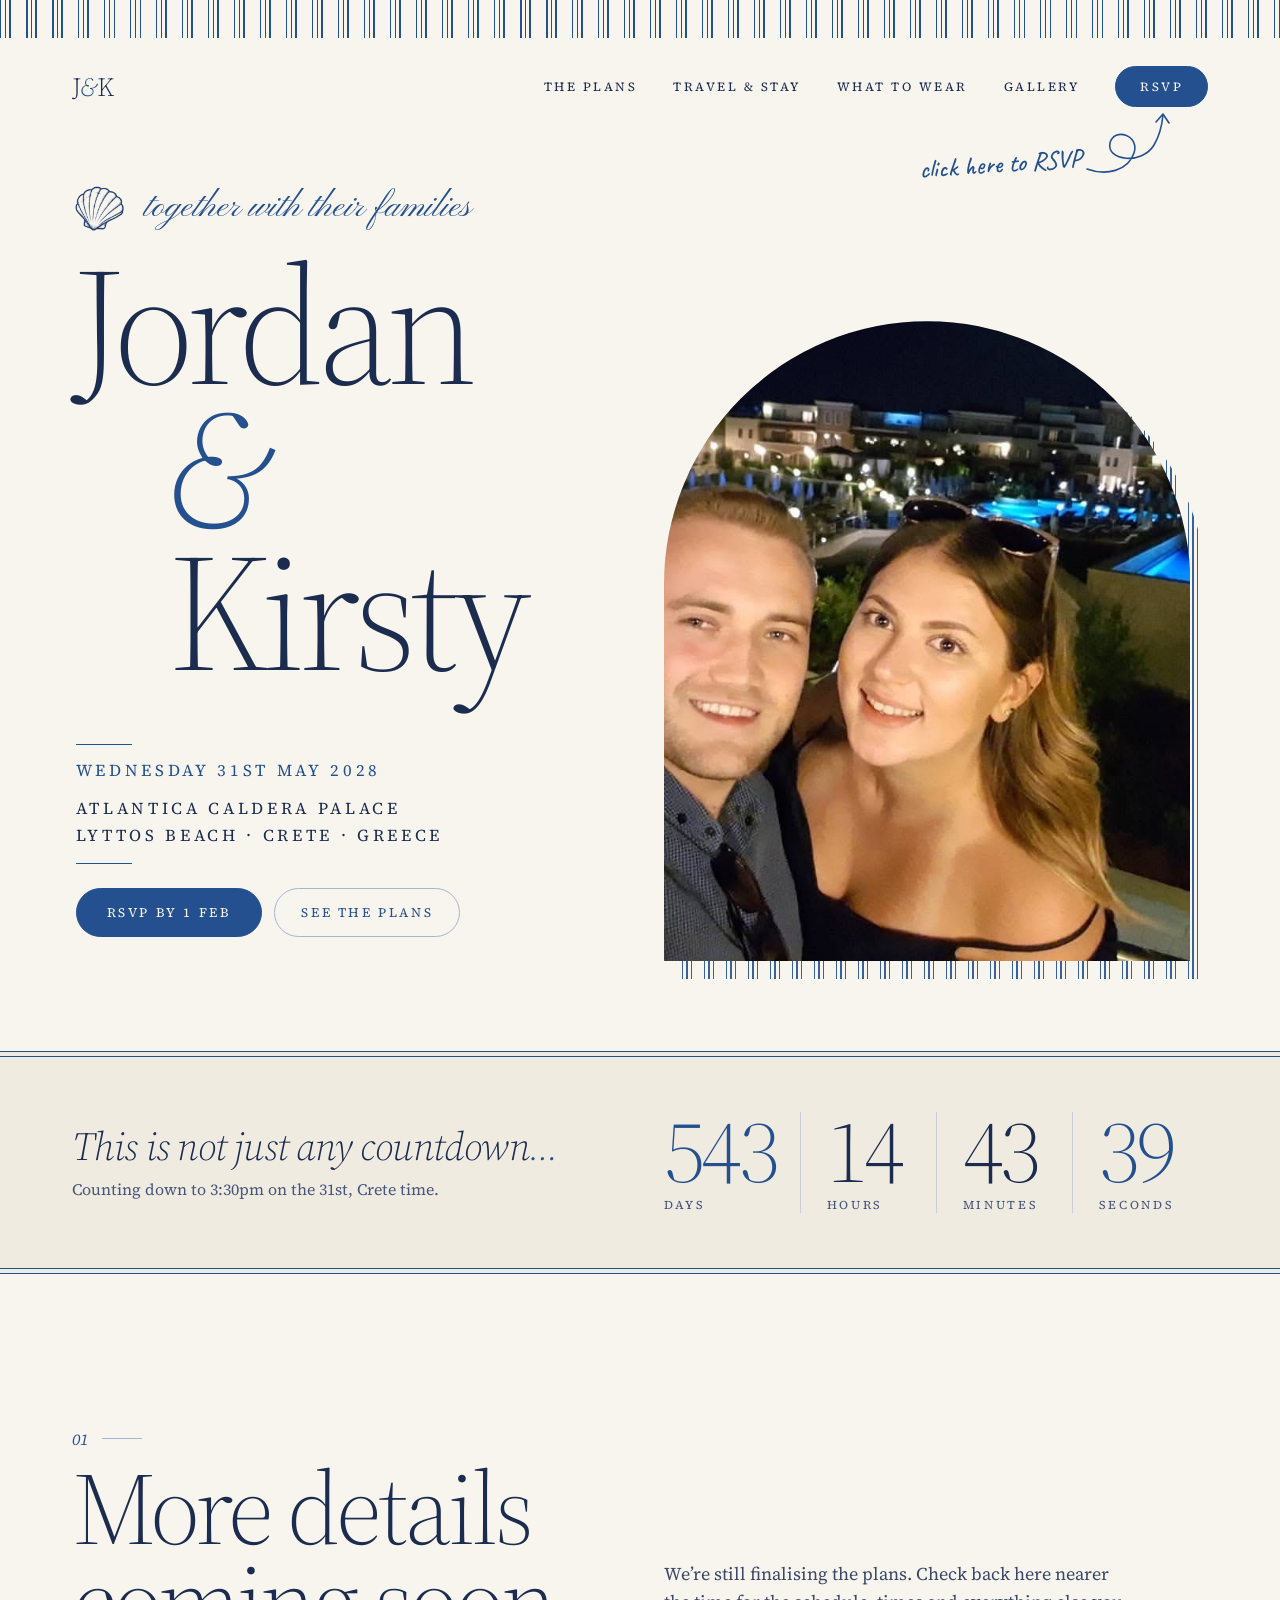
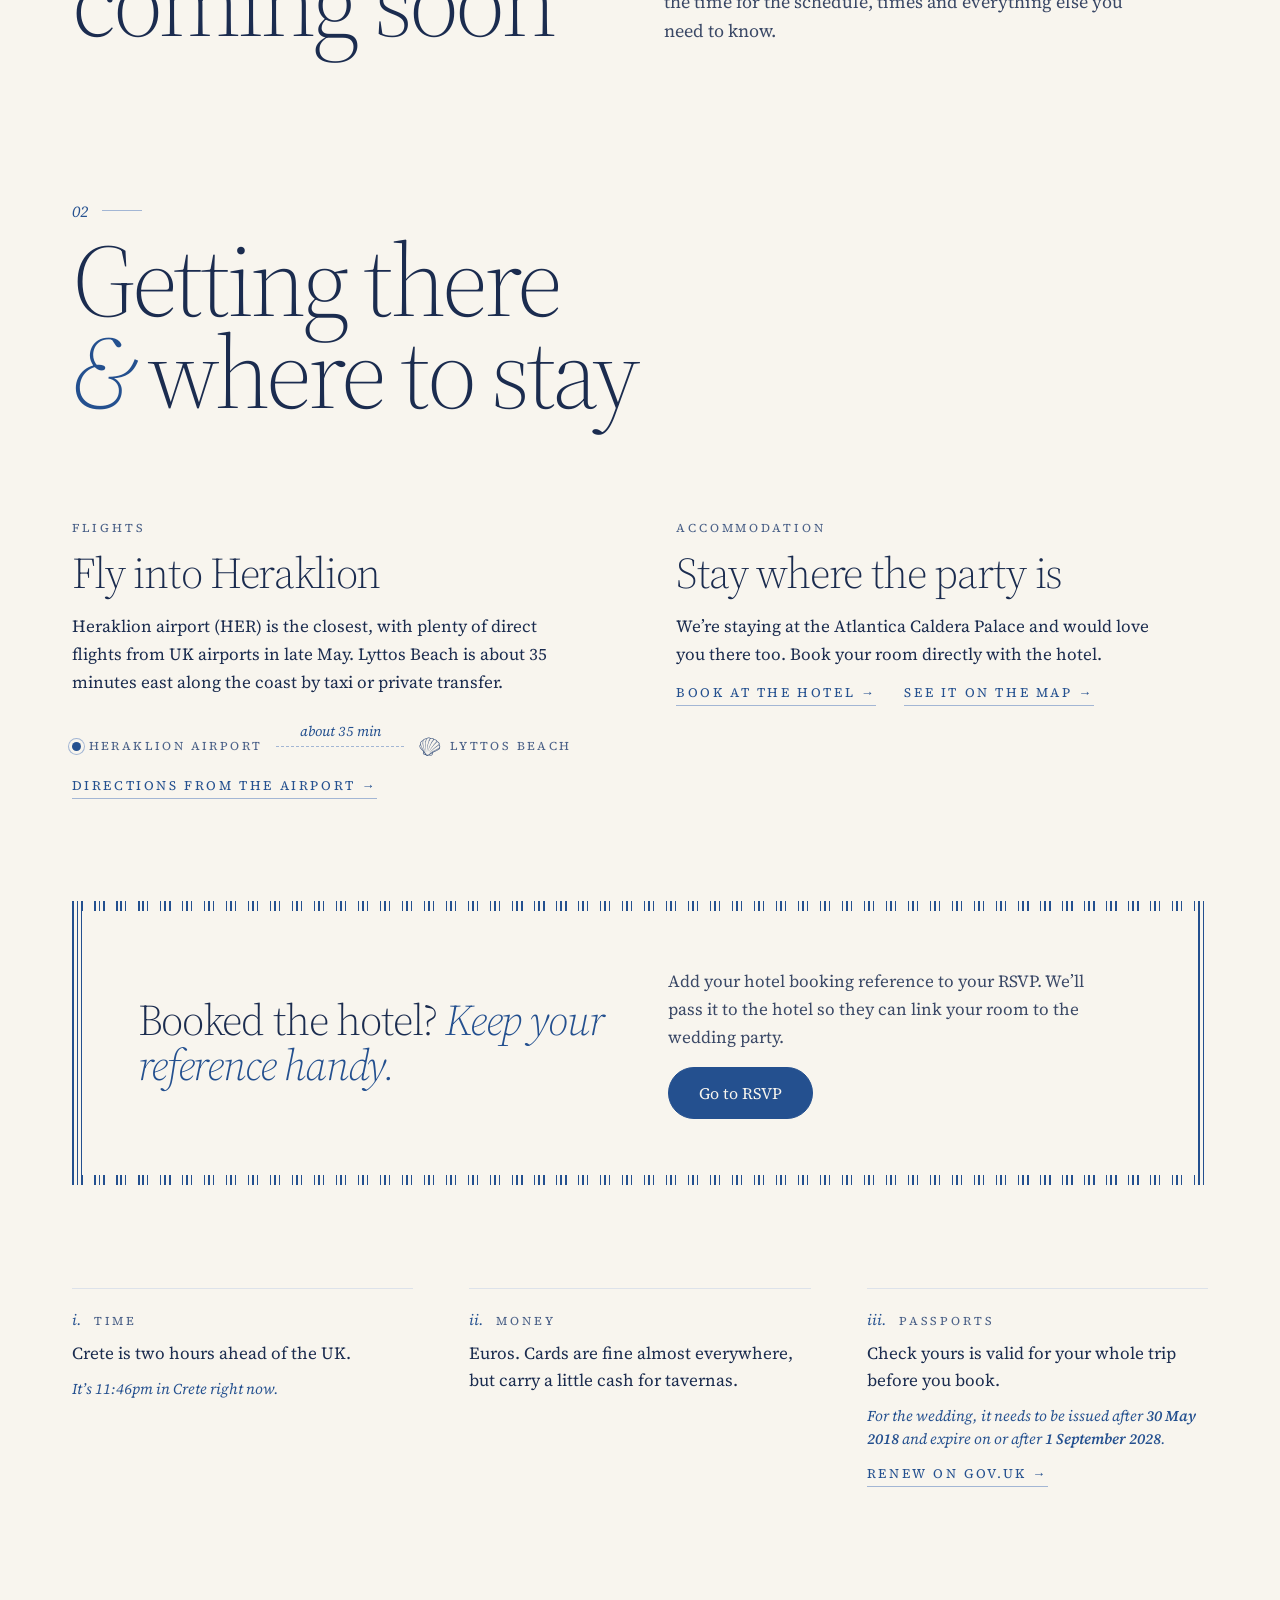
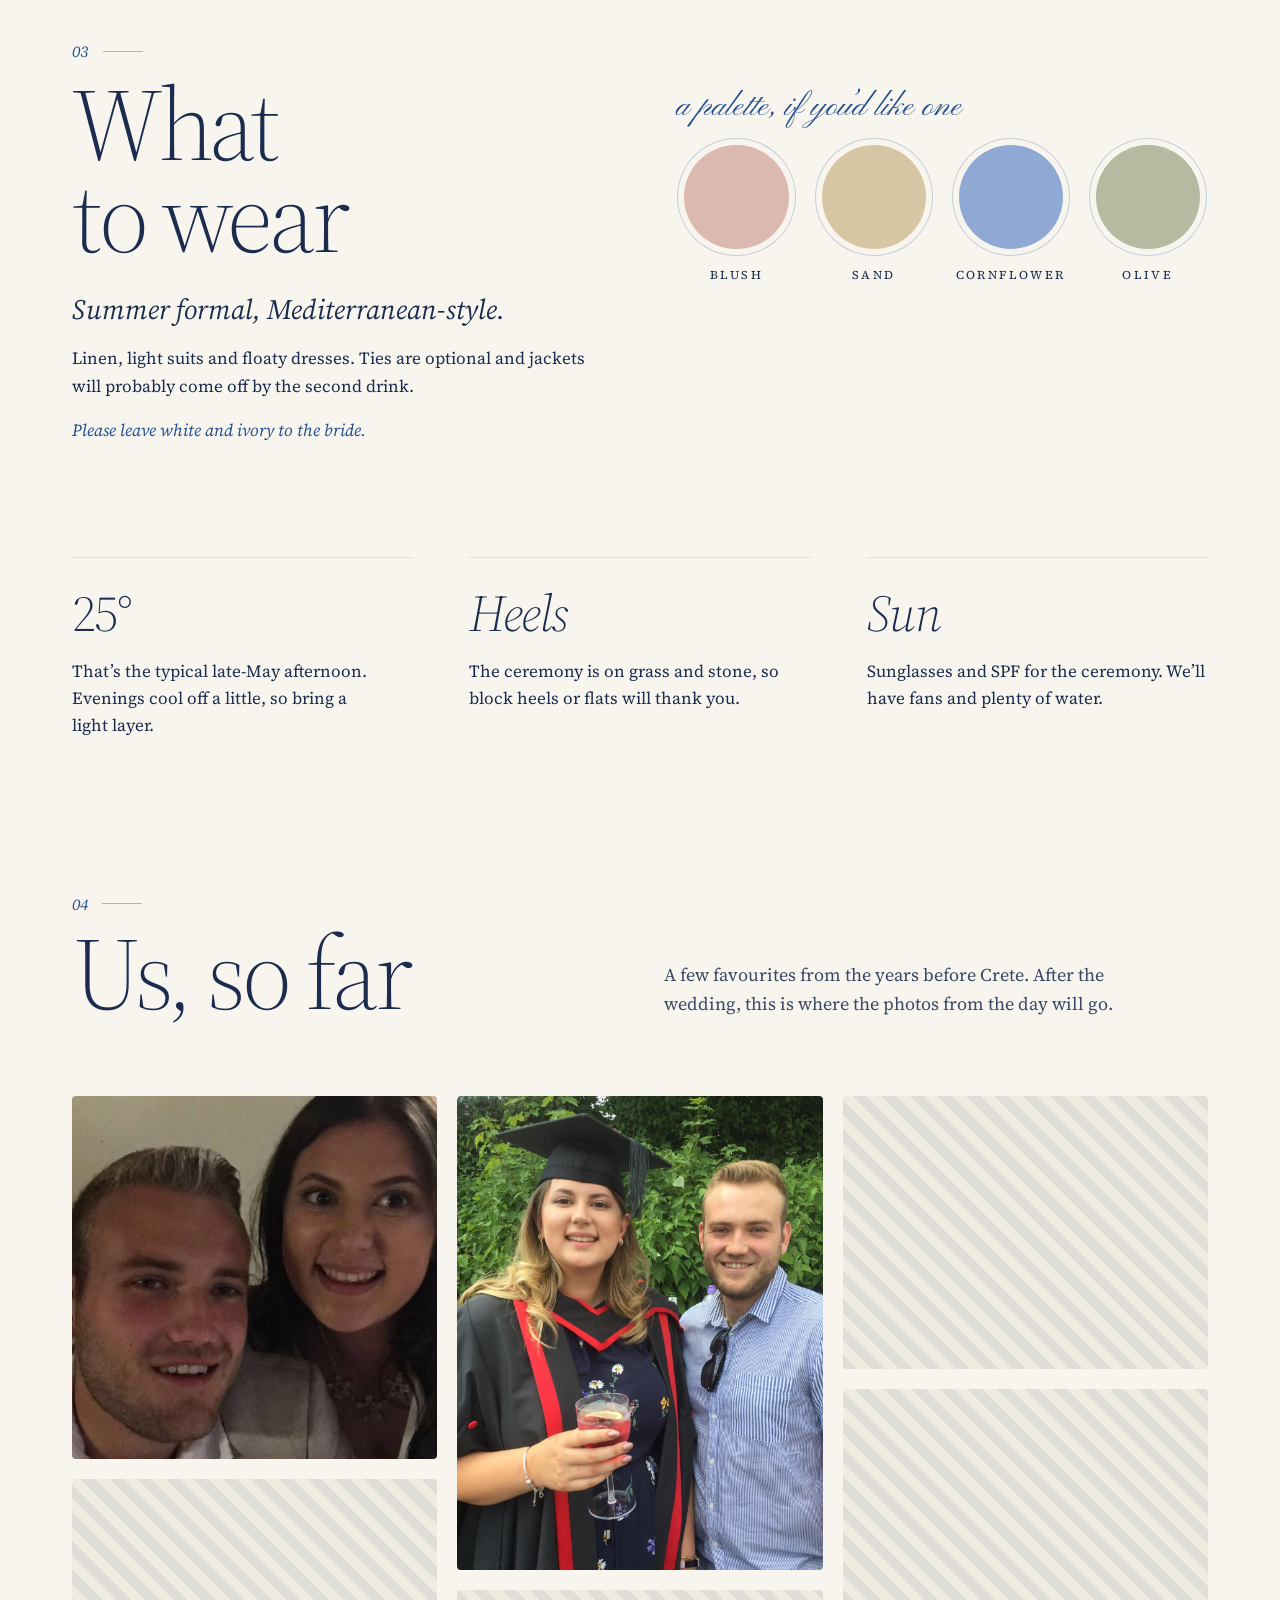
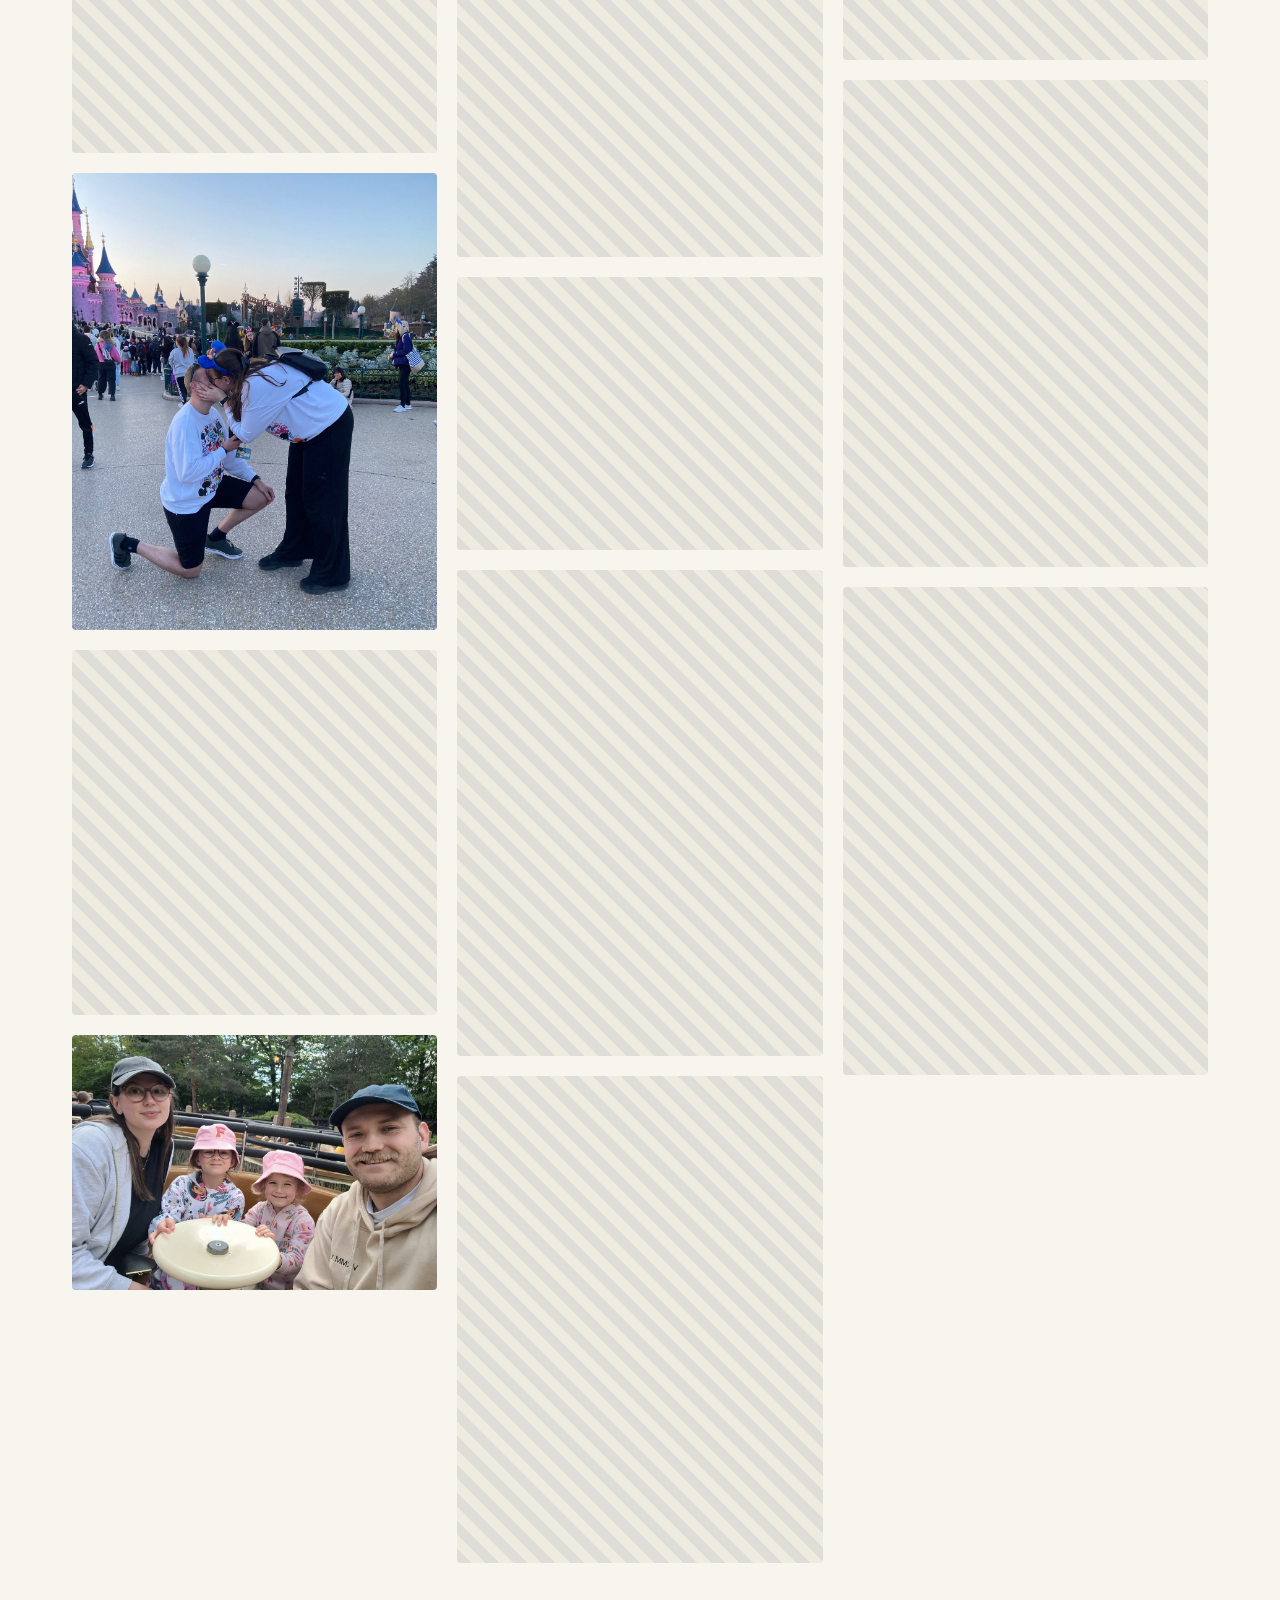
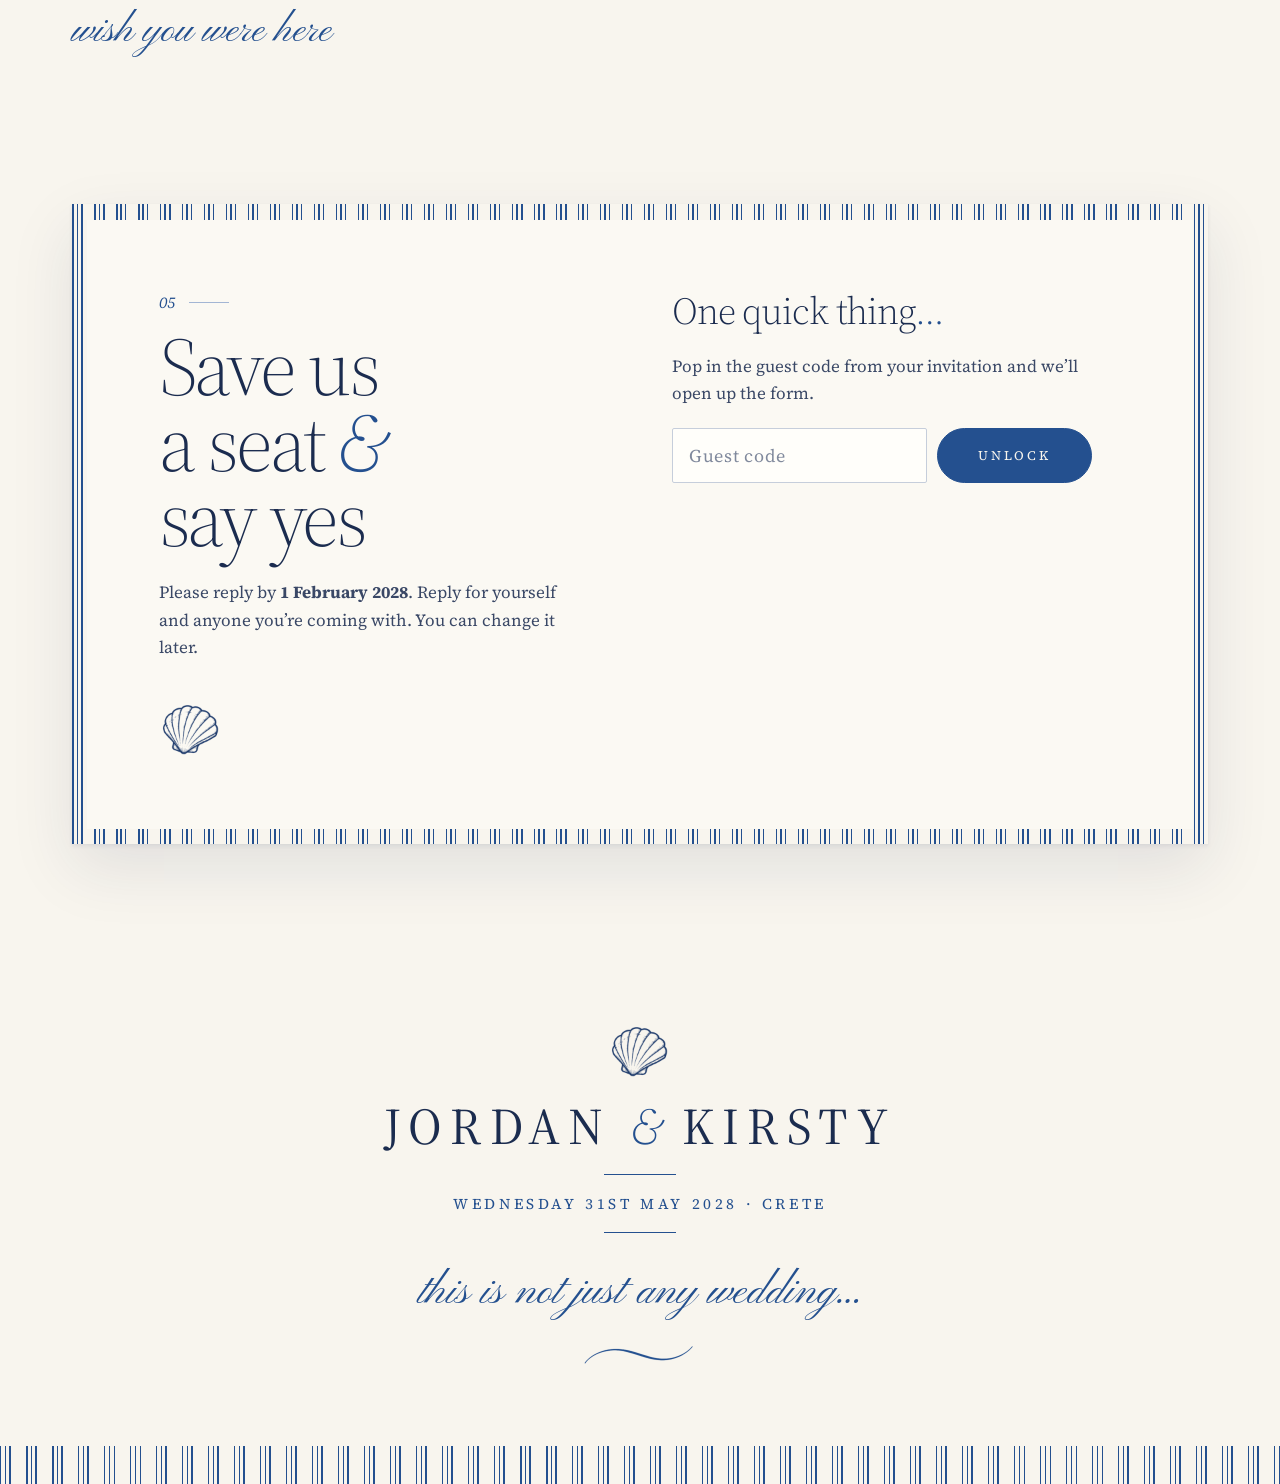
<file: index.html>
<!DOCTYPE html>
<html lang="en-GB">
<head>
<meta charset="utf-8">
<meta name="viewport" content="width=device-width, initial-scale=1">
<title>Jordan &amp; Kirsty — 31 May 2028, Crete</title>
<meta name="description" content="Jordan Nelson and Kirsty Williams are getting married on Wednesday 31 May 2028 at the Atlantica Caldera Palace, Lyttos Beach, Crete. Schedule, travel, dress code and RSVP.">

<!-- Keeps the site out of Google. Delete this line if you’d rather it were findable. -->
<meta name="robots" content="noindex, nofollow">

<meta name="theme-color" content="#f8f5ee">

<!-- How the link looks when shared on WhatsApp, iMessage etc. -->
<meta property="og:type" content="website">
<meta property="og:title" content="Jordan &amp; Kirsty — 31 May 2028">
<meta property="og:description" content="We’re getting married in Crete, and we’d love you there.">
<meta property="og:locale" content="en_GB">
<!-- WhatsApp and Facebook only show the picture when the link is complete. -->
<meta property="og:url" content="https://jordanandkirstywedding.com/">
<meta property="og:image" content="https://jordanandkirstywedding.com/images/share.jpg">
<meta property="og:image:width" content="1200">
<meta property="og:image:height" content="630">
<meta property="og:image:alt" content="Jordan &amp; Kirsty, Wednesday 31st May 2028, Crete">
<meta name="twitter:card" content="summary_large_image">

<link rel="icon" href="favicon.ico" sizes="any">
<link rel="icon" href="images/favicon-32.png" type="image/png" sizes="32x32">
<link rel="apple-touch-icon" href="apple-touch-icon.png">

<link rel="preload" href="fonts/ss4-latin.woff2" as="font" type="font/woff2" crossorigin>
<link rel="preload" href="fonts/pinyon-latin.woff2" as="font" type="font/woff2" crossorigin>
<link rel="stylesheet" href="styles.css?v=6">
<script src="main.js?v=2" defer></script>
</head>
<body>
<div class="page">
<div class="edge-band" aria-hidden="true"></div>

<!-- ============ HEADER (desktop) ============ -->
<header class="site-header site-header--desktop">
  <a class="monogram" href="#home" aria-label="Jordan and Kirsty — back to top">J<span class="amp">&amp;</span>K</a>
  <a class="nav-link" href="#days">The plans</a>
  <a class="nav-link" href="#travel">Travel &amp; stay</a>
  <a class="nav-link" href="#wear">What to wear</a>
  <a class="nav-link" href="#gallery">Gallery</a>
  <span class="rsvp-wrap">
    <a class="rsvp-pill" href="#rsvp">RSVP</a>
    <!-- Hand-drawn nudge pointing at the RSVP pill. Decorative: the pill is the real link. -->
    <a class="rsvp-nudge" href="#rsvp" tabindex="-1" aria-hidden="true">
      <span class="rsvp-nudge__text">click here to RSVP</span>
      <svg class="rsvp-nudge__arrow" viewBox="0 0 90 72" fill="none" stroke="currentColor" stroke-width="1.6" stroke-linecap="round" stroke-linejoin="round">
        <path pathLength="1" d="M3 60 C 22 67, 44 62, 50 44 C 56 26, 30 18, 26 34 C 22 52, 58 56, 70 36 C 76 26, 78 16, 79 6"/>
        <path pathLength="1" class="rsvp-nudge__head" d="M72 13 L79 5 L85 14"/>
      </svg>
    </a>
  </span>
</header>

<!-- ============ HEADER (mobile) ============ -->
<header class="site-header site-header--mobile">
  <a class="monogram" href="#home" aria-label="Jordan and Kirsty — back to top">J<span class="amp">&amp;</span>K</a>
  <div class="header-actions">
    <span class="rsvp-wrap">
      <a class="rsvp-pill" href="#rsvp">RSVP</a>
      <a class="rsvp-nudge" href="#rsvp" tabindex="-1" aria-hidden="true">
        <span class="rsvp-nudge__text">click here to RSVP</span>
        <svg class="rsvp-nudge__arrow" viewBox="0 0 90 72" fill="none" stroke="currentColor" stroke-width="1.6" stroke-linecap="round" stroke-linejoin="round">
          <path pathLength="1" d="M3 60 C 22 67, 44 62, 50 44 C 56 26, 30 18, 26 34 C 22 52, 58 56, 70 36 C 76 26, 78 16, 79 6"/>
          <path pathLength="1" class="rsvp-nudge__head" d="M72 13 L79 5 L85 14"/>
        </svg>
      </a>
    </span>
    <button class="hamburger" type="button" id="menu-open" aria-label="Menu" aria-expanded="false" aria-controls="menu">
      <span></span><span></span>
    </button>
  </div>
</header>

<main>

<!-- ============ HERO ============ -->
<div id="home">
  <section class="hero">
    <div class="hero__text">
      <div class="hero__kicker" data-reveal>
        <img src="images/shell.png" alt="" width="384" height="336">
        <span class="script">together with their families</span>
      </div>
      <h1 class="visually-hidden">Jordan &amp; Kirsty — Wednesday 31 May 2028, Lyttos Beach, Crete</h1>
      <div class="hero__name" aria-hidden="true" data-reveal>Jordan</div>
      <div class="hero__name hero__name--second" aria-hidden="true" data-reveal><span class="amp">&amp;</span> Kirsty</div>
      <div class="hero__lockup" data-reveal>
        <div class="rule-navy"></div>
        <!-- EDIT: wedding date -->
        <div class="hero__date">Wednesday 31st May 2028</div>
        <!-- EDIT: venue -->
        <div class="hero__venue">Atlantica Caldera Palace<br>Lyttos Beach · Crete · Greece</div>
        <div class="rule-navy"></div>
        <div class="hero__actions">
          <!-- EDIT: RSVP deadline -->
          <a class="btn btn--sm" href="#rsvp">RSVP by 1 Feb</a>
          <a class="btn btn--sm btn--outline" href="#days">See the plans</a>
        </div>
      </div>
    </div>
    <div class="hero__photo" data-reveal>
      <div class="hero__stripes" aria-hidden="true"></div>
      <figure class="photo photo--arch">
        <img src="images/hero.jpg" alt="Jordan and Kirsty" width="660" height="880" fetchpriority="high" decoding="async">
        <figcaption class="photo__label">Couple portrait</figcaption>
      </figure>
    </div>
  </section>

  <!-- ============ COUNTDOWN ============ -->
  <section class="countdown">
    <div class="countdown__lede">
      <div class="countdown__title">This is not just any countdown<span class="accent">…</span></div>
      <div class="countdown__sub">Counting down to 3:30pm on the 31st, Crete time.</div>
    </div>
    <div class="countdown__clock" id="countdown" role="timer" aria-live="off">
      <div class="countdown__unit">
        <span class="countdown__num countdown__num--accent" data-cd="d">—</span>
        <span class="countdown__label">Days</span>
      </div>
      <div class="countdown__unit">
        <span class="countdown__num" data-cd="h">—</span>
        <span class="countdown__label">Hours</span>
      </div>
      <div class="countdown__unit">
        <span class="countdown__num" data-cd="m">—</span>
        <span class="countdown__label">Minutes</span>
      </div>
      <div class="countdown__unit">
        <span class="countdown__num countdown__num--accent" data-cd="s">—</span>
        <span class="countdown__label">Seconds</span>
      </div>
    </div>
  </section>

  <!-- ============ INTRO ============ -->
  <!-- HIDDEN FOR NOW: delete the word "hidden" below to bring this back -->
  <section class="intro" hidden>
    <div class="intro__head" data-reveal>
      <h2>We’re getting married in Crete, <span class="amp">and we’d love you there.</span></h2>
      <img src="images/wave.png" alt="" width="480" height="112">
    </div>
    <div class="intro__body" data-reveal>
      <p>Sea air, a long dinner and dancing at the Atlantica Caldera Palace on Lyttos Beach. Everything you need is on this site: when to arrive, where to stay, what to wear and how to say yes.</p>
      <!-- EDIT: RSVP deadline (also appears in the RSVP section below) -->
      <p>Please send us your RSVP by <strong>1 February 2028</strong>.</p>
    </div>
  </section>
</div>

<!-- ============ COMING SOON ============ -->
<!-- Stands in for The days until the plans are confirmed.
     To bring The days back: delete this whole section, then in the one
     below delete the word "hidden" and change id="days-full" to id="days". -->
<section class="section" id="days">
  <div class="section-head">
    <div class="section-head__title">
      <span class="numeral">01</span>
      <h2 class="display" data-reveal>More details<br>coming soon</h2>
    </div>
    <p class="section-head__intro">We’re still finalising the plans. Check back here nearer the time for the schedule, times and everything else you need to know.</p>
  </div>
</section>

<!-- ============ THE DAYS ============ -->
<!-- HIDDEN FOR NOW: see the note on Coming soon above -->
<section class="section" id="days-full" hidden>
  <div class="section-head">
    <div class="section-head__title">
      <span class="numeral">01</span>
      <h2 class="display" data-reveal>Three days<br>by the sea</h2>
    </div>
    <p class="section-head__intro">Come for the wedding, stay for the whole thing. Times are a guide for now. We’ll confirm them nearer the day.</p>
  </div>

  <div class="days__list">
    <!-- EDIT: day 1 — date, time, venue -->
    <div class="day" data-reveal>
      <div class="day__when">
        <span class="day__date">Tuesday 30 May</span>
        <span class="day__time">7pm</span>
      </div>
      <div class="day__body">
        <h2>Welcome drinks</h2>
        <p>A relaxed first evening. Come as you are, straight off the plane if you need to, for a glass of something cold on the terrace as the sun goes down.</p>
      </div>
      <div class="day__where">
        <span class="venue">Pool terrace</span>
        <span>Dress: smart casual</span>
      </div>
    </div>

    <!-- EDIT: day 2 — the wedding day -->
    <div class="day day--wedding" data-reveal>
      <div class="day__when">
        <span class="day__date">Wednesday 31 May</span>
        <span class="day__time">3:30pm<img src="images/shell.png" alt="" width="384" height="336"></span>
      </div>
      <div class="day__body">
        <h2>Ceremony, dinner &amp; dancing</h2>
        <span class="script day__script">the big day</span>
        <p>We say &ldquo;I do&rdquo; overlooking the Cretan Sea. Then drinks, a long dinner under the stars, speeches (kept short, we promise) and a dance floor that won’t close early.</p>
      </div>
      <div class="day__where">
        <span class="venue">Atlantica Caldera Palace</span>
        <span>Dress: summer formal</span>
      </div>
    </div>

    <!-- EDIT: day 3 -->
    <div class="day" data-reveal>
      <div class="day__when">
        <span class="day__date">Thursday 1 June</span>
        <span class="day__time">11am</span>
      </div>
      <div class="day__body">
        <h2>Recovery brunch</h2>
        <p>Sunglasses on. Strong coffee, loukoumades and a full debrief on the night before.</p>
      </div>
      <div class="day__where">
        <span class="venue">Beachfront</span>
        <span>Dress: whatever’s comfy</span>
      </div>
    </div>
  </div>

  <!-- EDIT: if the times above change, update wedding.ics and the Google link here too (see SETUP.md) -->
  <div class="add-calendar" data-reveal>
    <span class="kicker">Add it to your calendar</span>
    <div class="link-row">
      <a class="text-link" href="wedding.ics">Apple &amp; Outlook: all three days →</a>
      <a class="text-link" href="https://calendar.google.com/calendar/render?action=TEMPLATE&amp;text=Jordan+%26+Kirsty%27s+wedding&amp;dates=20280531T123000Z%2F20280531T210000Z&amp;ctz=Europe%2FAthens&amp;location=Atlantica+Caldera+Palace%2C+Lyttos+Beach%2C+Crete%2C+Greece&amp;details=Ceremony+at+3%3A30pm+Crete+time%2C+then+dinner+and+dancing.+Dress%3A+summer+formal." target="_blank" rel="noopener">Google: the wedding day →</a>
    </div>
  </div>
</section>

<!-- ============ TRAVEL & STAY ============ -->
<section class="section" id="travel">
  <div class="section-head__title">
    <span class="numeral">02</span>
    <h2 class="display" data-reveal>Getting there<br><span class="amp">&amp;</span> where to stay</h2>
  </div>

  <div class="travel__cols">
    <div class="travel__col">
      <span class="kicker">Flights</span>
      <h2>Fly into Heraklion</h2>
      <p>Heraklion airport (HER) is the closest, with plenty of direct flights from UK airports in late May. Lyttos Beach is about 35 minutes east along the coast by taxi or private transfer.</p>
      <div class="route" aria-hidden="true">
        <span class="route__stop"><span class="route__dot"></span>Heraklion airport</span>
        <span class="route__line"><span class="route__time">about 35 min</span></span>
        <span class="route__stop route__stop--end"><img src="images/shell.png" alt="" width="384" height="336">Lyttos Beach</span>
      </div>
      <a class="text-link" href="https://www.google.com/maps/dir/?api=1&amp;origin=Heraklion+International+Airport&amp;destination=Atlantica+Caldera+Palace%2C+Analipsi%2C+Crete&amp;travelmode=driving" target="_blank" rel="noopener">Directions from the airport →</a>
    </div>
    <div class="travel__col">
      <span class="kicker">Accommodation</span>
      <h2>Stay where the party is</h2>
      <p>We’re staying at the Atlantica Caldera Palace and would love you there too. Book your room directly with the hotel.</p>
      <div class="link-row">
        <a class="text-link" href="https://www.tui.co.uk/destinations/europe/greece/crete/lyttos-beach/hotels/tui-sensatori-atlantica-caldera-palace.html" target="_blank" rel="noopener">Book at the hotel →</a>
        <a class="text-link" href="https://www.google.com/maps/search/?api=1&amp;query=Atlantica+Caldera+Palace%2C+Analipsi%2C+Crete" target="_blank" rel="noopener">See it on the map →</a>
      </div>
    </div>
  </div>

  <div class="callout framed" data-reveal>
    <div class="callout__inner">
      <div class="callout__title">Booked the hotel? <em>Keep your reference handy.</em></div>
      <div class="callout__body">
        <p>Add your hotel booking reference to your RSVP. We’ll pass it to the hotel so they can link your room to the wedding party.</p>
        <a class="btn btn--plain" href="#rsvp">Go to RSVP</a>
      </div>
    </div>
  </div>

  <div class="notes">
    <div class="note" data-reveal>
      <span class="kicker note__label"><span class="note__num">i.</span>Time</span>
      <p>Crete is two hours ahead of the UK.</p>
      <p class="note__live" id="crete-time" hidden></p>
    </div>
    <div class="note" data-reveal>
      <span class="kicker note__label"><span class="note__num">ii.</span>Money</span>
      <p>Euros. Cards are fine almost everywhere, but carry a little cash for tavernas.</p>
      <p class="note__live" id="exchange-rate" hidden></p>
    </div>
    <div class="note" data-reveal>
      <span class="kicker note__label"><span class="note__num">iii.</span>Passports</span>
      <p>Check yours is valid for your whole trip before you book.</p>
      <!-- EDIT: these dates follow the GOV.UK rules for Greece (issued less than
           10 years before you arrive, expiring at least 3 months after you leave),
           worked out for travel around 30 May to 1 June 2028. -->
      <p class="note__live">For the wedding, it needs to be issued after <strong>30 May 2018</strong> and expire on or after <strong>1 September 2028</strong>.</p>
      <a class="text-link" href="https://www.gov.uk/apply-renew-passport" target="_blank" rel="noopener">Renew on GOV.UK →</a>
    </div>
  </div>
</section>

<!-- ============ WHAT TO WEAR ============ -->
<section class="section" id="wear">
  <div class="wear__top">
    <div class="wear__text">
      <span class="numeral">03</span>
      <h2 class="display" data-reveal>What<br>to wear</h2>
      <p class="wear__lede">Summer formal, Mediterranean-style.</p>
      <p>Linen, light suits and floaty dresses. Ties are optional and jackets will probably come off by the second drink.</p>
      <p class="wear__note">Please leave white and ivory to the bride.</p>
    </div>
    <div class="palette">
      <span class="script palette__title">a palette, if you’d like one</span>
      <div class="palette__swatches">
        <div class="swatch"><div class="swatch__dot" style="background:#dcb9b0"></div><span>Blush</span></div>
        <div class="swatch"><div class="swatch__dot" style="background:#d6c6a3"></div><span>Sand</span></div>
        <div class="swatch"><div class="swatch__dot" style="background:#8fa9d4"></div><span>Cornflower</span></div>
        <div class="swatch"><div class="swatch__dot" style="background:#b7b9a0"></div><span>Olive</span></div>
      </div>
    </div>
  </div>

  <div class="notes notes--wear">
    <div class="note" data-reveal>
      <span class="wear__note-head">25°</span>
      <p>That’s the typical late-May afternoon. Evenings cool off a little, so bring a light layer.</p>
    </div>
    <div class="note" data-reveal>
      <span class="wear__note-head italic">Heels</span>
      <p>The ceremony is on grass and stone, so block heels or flats will thank you.</p>
    </div>
    <div class="note" data-reveal>
      <span class="wear__note-head italic">Sun</span>
      <p>Sunglasses and SPF for the ceremony. We’ll have fans and plenty of water.</p>
    </div>
  </div>
</section>

<!-- ============ GALLERY ============ -->
<section class="section" id="gallery">
  <div class="section-head">
    <div class="section-head__title">
      <span class="numeral">04</span>
      <h2 class="display" data-reveal>Us, so far</h2>
    </div>
    <p class="section-head__intro">A few favourites from the years before Crete. After the wedding, this is where the photos from the day will go.</p>
  </div>

  <!-- Masonry gallery: photos keep their own shape and flow into columns
       (3 on desktop, 2 on tablets, 1 on small phones). To add a photo, drop
       gallery-N.jpg into /images and copy one <figure> below. Set width and
       height to the photo's pixel size so the layout doesn't jump as it loads. -->
  <div class="masonry">
    <figure class="masonry__item photo" data-reveal>
      <img src="images/gallery-1.jpg" alt="How we met" width="754" height="749" loading="lazy" decoding="async">
    </figure>
    <figure class="masonry__item photo" data-reveal>
      <img src="images/gallery-2.jpg" alt="First holiday" width="1080" height="810" loading="lazy" decoding="async">
    </figure>
    <figure class="masonry__item photo" data-reveal>
      <img src="images/gallery-3.jpg" alt="The proposal" width="1179" height="1473" loading="lazy" decoding="async">
    </figure>
    <figure class="masonry__item photo" data-reveal>
      <img src="images/gallery-4.jpg" alt="Friends" width="1080" height="1080" loading="lazy" decoding="async">
    </figure>
    <figure class="masonry__item photo" data-reveal>
      <img src="images/gallery-5.jpg" alt="Family" width="1179" height="823" loading="lazy" decoding="async">
    </figure>
    <figure class="masonry__item photo" data-reveal>
      <img src="images/gallery-6.jpg" alt="A favourite" width="1179" height="1529" loading="lazy" decoding="async">
    </figure>
    <figure class="masonry__item photo" data-reveal>
      <img src="images/gallery-7.jpg" alt="Home" width="1179" height="861" loading="lazy" decoding="async">
    </figure>
    <figure class="masonry__item photo" data-reveal>
      <img src="images/gallery-8.jpg" alt="Just because" width="1204" height="899" loading="lazy" decoding="async">
    </figure>
    <figure class="masonry__item photo" data-reveal>
      <img src="images/gallery-9.jpg" alt="Jordan and Kirsty" width="1204" height="1601" loading="lazy" decoding="async">
    </figure>
    <figure class="masonry__item photo" data-reveal>
      <img src="images/gallery-10.jpg" alt="Jordan and Kirsty" width="1204" height="1604" loading="lazy" decoding="async">
    </figure>
    <figure class="masonry__item photo" data-reveal>
      <img src="images/gallery-11.jpg" alt="Jordan and Kirsty" width="1204" height="899" loading="lazy" decoding="async">
    </figure>
    <figure class="masonry__item photo" data-reveal>
      <img src="images/gallery-12.jpg" alt="Jordan and Kirsty" width="1204" height="895" loading="lazy" decoding="async">
    </figure>
    <figure class="masonry__item photo" data-reveal>
      <img src="images/gallery-13.jpg" alt="Jordan and Kirsty" width="1204" height="1604" loading="lazy" decoding="async">
    </figure>
    <figure class="masonry__item photo" data-reveal>
      <img src="images/gallery-14.jpg" alt="Jordan and Kirsty" width="1204" height="1605" loading="lazy" decoding="async">
    </figure>
  </div>
  <p class="script gallery__sign-off">wish you were here</p>
</section>

<!-- ============ RSVP ============ -->
<section class="section" id="rsvp">
  <div class="rsvp__frame" data-reveal>
  <div class="rsvp__panel">
    <div class="rsvp__intro">
      <span class="numeral">05</span>
      <h2 data-reveal>Save us<br>a seat <span class="amp">&amp;</span><br>say yes</h2>
      <!-- EDIT: RSVP deadline -->
      <p class="rsvp__note">Please reply by <strong>1 February 2028</strong>. Reply for yourself and anyone you’re coming with. You can change it later.</p>
      <img class="rsvp__shell" src="images/shell.png" alt="" width="384" height="336" loading="lazy">
    </div>

    <div class="rsvp__right">

      <!-- Guest code gate ------------------------------------- -->
      <div class="gate" id="gate">
        <div class="gate__title">One quick thing<span class="accent">…</span></div>
        <p class="gate__body">Pop in the guest code from your invitation and we’ll open up the form.</p>
        <form class="gate__row" id="gate-form" novalidate autocomplete="off">
          <label class="visually-hidden" for="gate-input">Guest code</label>
          <input class="input" type="text" id="gate-input" name="code" autocomplete="off"
                 autocapitalize="none" spellcheck="false" placeholder="Guest code">
          <button class="btn" type="submit">Unlock</button>
        </form>
        <span class="field__error" id="gate-error" hidden>That’s not quite it. Have another look at your invitation.</span>
      </div>

      <!-- The form -------------------------------------------- -->
      <form class="rsvp__form" id="rsvp-form" novalidate hidden autocomplete="off">

        <div class="field">
          <label for="name">Your full name</label>
          <input class="input" type="text" id="name" name="name" placeholder="e.g. Kirsty Williams"
                 autocomplete="off" required aria-describedby="name-error">
          <span class="field__error" id="name-error" hidden>We’ll need your name so we know who’s coming.</span>
        </div>

        <div class="field">
          <label for="email">Your email address</label>
          <input class="input" type="email" id="email" name="email" placeholder="So we can send your confirmation"
                 autocomplete="off" inputmode="email" required aria-describedby="email-error">
          <span class="field__error" id="email-error" hidden>We’ll need an email address to send your confirmation to.</span>
        </div>

        <fieldset class="field">
          <legend class="field__legend">Can you make it?</legend>
          <div class="toggle-group">
            <input class="visually-hidden" type="radio" name="attending" id="att-yes" value="yes" checked>
            <label class="toggle" for="att-yes">Wouldn’t miss it</label>
            <input class="visually-hidden" type="radio" name="attending" id="att-no" value="no">
            <label class="toggle" for="att-no">Sadly can’t</label>
          </div>
        </fieldset>

        <div class="field" id="dietary-field">
          <label for="dietary">Your dietary requirements</label>
          <textarea class="textarea" autocomplete="off" id="dietary" name="dietary" rows="2"
                    placeholder="Vegetarian, nut allergy, a weakness for Percy Pigs…"></textarea>
        </div>

        <!-- Partner, children etc. Each person added becomes their own row in the sheet. -->
        <fieldset class="field party">
          <legend class="field__legend">Replying for anyone else?</legend>
          <div class="party__list" id="party-list"></div>
          <div><button class="link-button party__add" type="button" id="party-add">+ Add someone</button></div>
        </fieldset>

        <div class="field-stack" id="attending-fields">
          <div class="date-pair">
            <div class="field">
              <label for="arrival">Arriving in Crete</label>
              <input class="input" type="date" autocomplete="off" id="arrival" name="arrivalDate" min="2028-05-20" max="2028-06-05">
            </div>
            <div class="field">
              <label for="departure">Leaving</label>
              <input class="input" type="date" autocomplete="off" id="departure" name="departureDate" min="2028-05-28" max="2028-06-15">
            </div>
          </div>

          <fieldset class="field">
            <legend class="field__legend">Staying at the Atlantica Caldera Palace?</legend>
            <div class="toggle-group">
              <input class="visually-hidden" type="radio" name="stayingAtHotel" id="stay-yes" value="yes" checked>
              <label class="toggle toggle--sm" for="stay-yes">Yes, booked</label>
              <input class="visually-hidden" type="radio" name="stayingAtHotel" id="stay-no" value="no">
              <label class="toggle toggle--sm" for="stay-no">Somewhere else</label>
            </div>
          </fieldset>

          <div class="field" id="hotel-ref-field">
            <label for="hotelRef">Hotel booking reference</label>
            <input class="input input--ref" type="text" id="hotelRef" name="hotelBookingRef"
                   placeholder="From your hotel confirmation email" autocomplete="off">
            <span class="field__help">This lets the hotel link your room to the wedding party.</span>
          </div>
        </div>

        <div>
          <button class="btn" type="submit" id="submit">Send our reply</button>
        </div>
        <p class="form-status" id="form-status" hidden role="status"></p>
      </form>

      <!-- One extra person, copied in by main.js for each "+ Add someone" -->
      <template id="party-member-template">
        <div class="party-member">
          <div class="field">
            <label data-for="name">Their full name</label>
            <input class="input" type="text" data-field="name" placeholder="e.g. Jordan Nelson" autocomplete="off">
          </div>
          <div class="toggle-group" role="radiogroup" aria-label="Can they make it?">
            <input class="visually-hidden" type="radio" data-field="yes" value="yes" checked>
            <label class="toggle toggle--sm" data-for="yes">Coming</label>
            <input class="visually-hidden" type="radio" data-field="no" value="no">
            <label class="toggle toggle--sm" data-for="no">Can’t make it</label>
          </div>
          <div class="field" data-role="dietary-field">
            <label data-for="dietary">Their dietary requirements</label>
            <input class="input" type="text" data-field="dietary" placeholder="Optional" autocomplete="off">
          </div>
          <button class="link-button party-member__remove" type="button">Remove</button>
        </div>
      </template>

      <!-- Success state ---------------------------------------- -->
      <div class="rsvp__success" id="rsvp-success" hidden>
        <img src="images/wave.png" alt="" width="480" height="112">
        <div class="rsvp__success-title" id="success-title"></div>
        <p id="success-body"></p>
        <div><button class="link-button" type="button" id="edit-reply">Change my reply</button></div>
      </div>

    </div>
  </div>
  </div>
</section>

</main>

<!-- ============ FOOTER ============ -->
<footer class="site-footer" data-reveal>
  <img class="site-footer__shell" src="images/shell.png" alt="" width="384" height="336" loading="lazy">
  <div class="site-footer__names">Jordan <span class="amp">&amp;</span> Kirsty</div>
  <div class="rule-navy rule-navy--wide"></div>
  <!-- EDIT: date and place -->
  <div class="site-footer__date">Wednesday 31st May 2028 · Crete</div>
  <div class="rule-navy rule-navy--wide"></div>
  <div class="script site-footer__line">this is not just any wedding…</div>
  <img class="site-footer__wave" src="images/wave.png" alt="" width="480" height="112" loading="lazy">
</footer>

<!-- ============ MOBILE MENU ============ -->
<div class="menu" id="menu" hidden>
  <div class="menu__top">
    <span class="monogram">J<span class="amp">&amp;</span>K</span>
    <button class="menu__close" type="button" id="menu-close">Close</button>
  </div>
  <nav class="menu__links">
    <a href="#home">Home</a>
    <a href="#days">The plans</a>
    <a href="#travel">Travel &amp; stay</a>
    <a href="#wear">What to wear</a>
    <a href="#gallery">Gallery</a>
    <a href="#rsvp" class="is-rsvp">RSVP</a>
  </nav>
  <!-- EDIT: date and place -->
  <div class="menu__foot">Wednesday 31 May 2028 · Lyttos Beach, Crete</div>
</div>

<div class="edge-band" aria-hidden="true"></div>
</div>
</body>
</html>
</file>
<file: styles.css>
@font-face {
  font-family: 'Source Serif 4';
  font-style: italic;
  font-weight: 300 700;
  font-display: swap;
  src: url('fonts/ss4-latin-ext-italic.woff2') format('woff2');
  unicode-range: U+0100-02BA, U+02BD-02C5, U+02C7-02CC, U+02CE-02D7, U+02DD-02FF, U+0304, U+0308, U+0329, U+1D00-1DBF, U+1E00-1E9F, U+1EF2-1EFF, U+2020, U+20A0-20AB, U+20AD-20C4, U+2113, U+2C60-2C7F, U+A720-A7FF;
}
@font-face {
  font-family: 'Source Serif 4';
  font-style: italic;
  font-weight: 300 700;
  font-display: swap;
  src: url('fonts/ss4-latin-italic.woff2') format('woff2');
  unicode-range: U+0000-00FF, U+0131, U+0152-0153, U+02BB-02BC, U+02C6, U+02DA, U+02DC, U+0304, U+0308, U+0329, U+2000-206F, U+20AC, U+2122, U+2191, U+2193, U+2212, U+2215, U+FEFF, U+FFFD;
}
@font-face {
  font-family: 'Source Serif 4';
  font-style: normal;
  font-weight: 300 700;
  font-display: swap;
  src: url('fonts/ss4-latin-ext.woff2') format('woff2');
  unicode-range: U+0100-02BA, U+02BD-02C5, U+02C7-02CC, U+02CE-02D7, U+02DD-02FF, U+0304, U+0308, U+0329, U+1D00-1DBF, U+1E00-1E9F, U+1EF2-1EFF, U+2020, U+20A0-20AB, U+20AD-20C4, U+2113, U+2C60-2C7F, U+A720-A7FF;
}
@font-face {
  font-family: 'Source Serif 4';
  font-style: normal;
  font-weight: 300 700;
  font-display: swap;
  src: url('fonts/ss4-latin.woff2') format('woff2');
  unicode-range: U+0000-00FF, U+0131, U+0152-0153, U+02BB-02BC, U+02C6, U+02DA, U+02DC, U+0304, U+0308, U+0329, U+2000-206F, U+20AC, U+2122, U+2191, U+2193, U+2212, U+2215, U+FEFF, U+FFFD;
}

/* ============================================================
   Jordan & Kirsty — design tokens
   Every value here comes from the design handoff README.
   ============================================================ */
@font-face {
  font-family: 'Pinyon Script';
  font-style: normal;
  font-weight: 400;
  font-display: swap;
  src: url('fonts/pinyon-latin.woff2') format('woff2');
  unicode-range: U+0000-00FF, U+0131, U+0152-0153, U+02BB-02BC, U+02C6, U+02DA, U+02DC, U+0304, U+0308, U+0329, U+2000-206F, U+20AC, U+2122, U+2191, U+2193, U+2212, U+2215, U+FEFF, U+FFFD;
}
@font-face {
  font-family: 'Caveat';
  font-style: normal;
  font-weight: 500;
  font-display: swap;
  src: url('fonts/caveat-latin.woff2') format('woff2');
  unicode-range: U+0000-00FF, U+0131, U+0152-0153, U+02BB-02BC, U+02C6, U+02DA, U+02DC, U+0304, U+0308, U+0329, U+2000-206F, U+20AC, U+2122, U+2191, U+2193, U+2212, U+2215, U+FEFF, U+FFFD;
}

/* ============================================================
   Jordan & Kirsty — design tokens
   Redesign v2: matches the save-the-date card. Values come from
   the handoff's CHANGES.md (which overrides README.md).
   ============================================================ */
:root {
  --paper: #f8f5ee;
  --card: #fbf9f3;
  --input-fill: #fffefa;
  --ink: #1b2c4f;

  --navy: #24508f;
  --navy-hover: #1a3d72;
  --navy-press: #122d57;
  --navy-light: #a3b6d4;
  --navy-tint: #e8eef7;
  --navy-select: #d9e3f2;

  --cream: #efebe1;
  --input-line: #c6cedb;
  --rule: #dde2ea;
  --kicker: #4b6188;

  --text-2: #3a4866;
  --text-3: #46557a;
  --muted: #56627d;

  --script: 'Pinyon Script', cursive;

  /* Triple pinstripe from the card */
  --pinstripe: repeating-linear-gradient(90deg,
    var(--navy) 0 1.5px, transparent 1.5px 4.5px,
    var(--navy) 4.5px 6px, transparent 6px 9px,
    var(--navy) 9px 10.5px, transparent 10.5px 22px);
  --pinstripe-wide: repeating-linear-gradient(90deg,
    var(--navy) 0 1.5px, transparent 1.5px 5px,
    var(--navy) 5px 6.5px, transparent 6.5px 9.5px,
    var(--navy) 9.5px 11px, transparent 11px 26px);

  --pad: clamp(22px, 5.6vw, 72px);
  --section-gap: clamp(96px, 12vw, 160px);
  --arch: inset(0 round 2000px 2000px 0 0);
  --ease-out: cubic-bezier(.2, .7, .2, 1);
}

/* ---------- base ---------- */
*, *::before, *::after { box-sizing: border-box; }

html { scroll-behavior: smooth; }
@media (prefers-reduced-motion: reduce) {
  html { scroll-behavior: auto; }
  *, *::before, *::after { animation-duration: .01ms !important; transition-duration: .01ms !important; }
}

body {
  margin: 0;
  background: var(--paper);
  color: var(--ink);
  font-family: 'Source Serif 4', Georgia, 'Times New Roman', serif;
  font-optical-sizing: auto;
  -webkit-font-smoothing: antialiased;
  text-rendering: optimizeLegibility;
}

a { color: var(--navy); text-underline-offset: 3px; }
a:hover { color: var(--navy-hover); }
input, textarea, button, select { font-family: inherit; }
:focus-visible { outline: 2px solid var(--navy); outline-offset: 2px; }
::selection { background: var(--navy-select); }

img { max-width: 100%; display: block; }
h1, h2, h3, p { margin: 0; }

.page { min-height: 100vh; display: flex; flex-direction: column; }
main { flex: 1; }

.visually-hidden {
  position: absolute; width: 1px; height: 1px; padding: 0; margin: -1px;
  overflow: hidden; clip: rect(0 0 0 0); white-space: nowrap; border: 0;
}

/* Shared helpers ------------------------------------------------ */
.amp { font-style: italic; color: var(--navy); }
.accent { color: var(--navy); }
.italic { font-style: italic; }
.script { font-family: var(--script); font-weight: 400; color: var(--navy); line-height: 1; }

/* Full-width pinstripe band at the very top and bottom of the page */
.edge-band {
  height: clamp(28px, 3vw, 40px);
  background: var(--pinstripe-wide);
}

/* Thin navy rule, as on the card */
.rule-navy { height: 1px; background: var(--navy); width: 56px; }

.section {
  padding: var(--section-gap) var(--pad) 0;
  scroll-margin-top: 8px;
}

/* Sections parked for later with the hidden attribute */
section[hidden] { display: none; }

/* Section numeral "01"–"05": italic navy numeral, then a short line */
.numeral {
  display: flex; align-items: center; gap: 14px;
  font-size: 16px; font-style: italic; color: var(--navy);
}
.numeral::after { content: ""; width: 40px; height: 1px; background: var(--navy-light); }

/* Big display headings */
.display {
  font-size: clamp(52px, 8vw, 104px);
  line-height: .9;
  font-weight: 300;
  letter-spacing: -.04em;
}

.kicker {
  font-size: 12px;
  letter-spacing: .24em;
  text-transform: uppercase;
  color: var(--kicker);
}

/* Section header: numeral + display on the left, intro on the right */
.section-head {
  display: grid;
  grid-template-columns: repeat(auto-fit, minmax(min(100%, 320px), 1fr));
  gap: 24px 48px;
  align-items: end;
}
.section-head__title { display: flex; flex-direction: column; gap: 12px; }
.section-head__intro {
  font-size: 18px;
  line-height: 1.6;
  color: var(--text-2);
  max-width: 460px;
  text-wrap: pretty;
}

/* ---------- header / nav ---------- */
.monogram {
  background: none; border: none; padding: 0;
  font-size: 26px; font-weight: 300; letter-spacing: -.05em;
  color: var(--ink); text-decoration: none; display: inline-block;
}
.monogram .amp { margin: 0 1px; }

.site-header {
  display: flex;
  align-items: center;
  gap: 36px;
  padding: 28px var(--pad);
}
.site-header .monogram { margin-right: auto; }

.nav-link {
  padding: 6px 0;
  font-size: 12.5px;
  letter-spacing: .2em;
  text-transform: uppercase;
  color: var(--ink);
  text-decoration: none;
  border-bottom: 1px solid transparent;
  transition: color .15s ease, border-color .15s ease;
}
.nav-link:hover { color: var(--navy); border-bottom-color: var(--navy-light); }

/* Desktop: solid navy pill. Mobile overrides below keep the outline pill. */
.rsvp-pill {
  font-size: 12.5px;
  letter-spacing: .2em;
  text-transform: uppercase;
  color: var(--paper);
  background: var(--navy);
  border: 1px solid var(--navy);
  padding: 11px 24px;
  border-radius: 999px;
  text-decoration: none;
  transition: background .15s ease;
}
.rsvp-pill:hover { background: var(--navy-hover); border-color: var(--navy-hover); color: var(--paper); }

/* "click here to RSVP" doodle hanging under the desktop pill */
.rsvp-wrap { position: relative; display: inline-flex; }
.rsvp-nudge {
  position: absolute; z-index: 2;
  top: calc(100% + 2px); right: 34px;
  display: flex; align-items: flex-end; gap: 2px;
  color: var(--navy); text-decoration: none; white-space: nowrap;
}
.rsvp-nudge__text {
  font-family: 'Caveat', 'Segoe Print', 'Bradley Hand', cursive;
  font-size: 26px; font-weight: 500; line-height: 1;
  /* Side/top padding keeps the slanted glyphs (the final P especially)
     inside the box: Safari clips ink that overhangs an animated layer.
     The negative margin cancels it so the spacing doesn't change. */
  padding: 3px 8px 4px 4px; margin: -3px -8px 0 -4px;
  transform: rotate(-4deg);
  animation: nudge-fade .6s 1s var(--ease-out) both;
}
.rsvp-nudge__arrow { width: 90px; height: 72px; overflow: visible; }
.rsvp-nudge__arrow path {
  stroke-dasharray: 1; stroke-dashoffset: 1;
  animation: nudge-draw 1.1s .3s ease-in-out forwards;
}
.rsvp-nudge__arrow .rsvp-nudge__head { animation-duration: .25s; animation-delay: 1.35s; }
.rsvp-wrap:hover .rsvp-nudge__arrow,
.rsvp-nudge:hover .rsvp-nudge__arrow { animation: nudge-wiggle .6s ease-in-out; }
@keyframes nudge-draw { to { stroke-dashoffset: 0; } }
@keyframes nudge-fade { from { opacity: 0; transform: rotate(-4deg) translateY(4px); } }
@keyframes nudge-wiggle {
  30% { transform: translate(2px, -3px) rotate(3deg); }
  60% { transform: translate(-1px, 1px) rotate(-2deg); }
}
@media (prefers-reduced-motion: reduce) {
  .rsvp-nudge__text, .rsvp-nudge__arrow path { animation: none; stroke-dashoffset: 0; }
  .rsvp-wrap:hover .rsvp-nudge__arrow, .rsvp-nudge:hover .rsvp-nudge__arrow { animation: none; }
}

/* Mobile header */
.site-header--mobile { display: none; justify-content: space-between; padding: 20px 22px; }
.site-header--mobile .monogram { font-size: 22px; margin-right: 0; }
.header-actions { display: flex; align-items: center; gap: 8px; }
.site-header--mobile .rsvp-pill {
  font-size: 14px; letter-spacing: 0; text-transform: none;
  padding: 9px 18px; min-height: 40px; display: flex; align-items: center;
  color: var(--navy); background: none; border-color: var(--navy-light);
}
.site-header--mobile .rsvp-pill:hover { background: var(--navy-tint); color: var(--navy); }
/* Smaller nudge on phones, tucked under the outline pill. The header gets
   extra bottom room so the note doesn't sit on the hero's first line. */
.site-header--mobile { padding-bottom: 52px; }
.site-header--mobile .rsvp-nudge { right: 22px; top: calc(100% + 1px); }
.site-header--mobile .rsvp-nudge__text { font-size: 21px; padding-bottom: 2px; }
.site-header--mobile .rsvp-nudge__arrow { width: 62px; height: 50px; }

.hamburger {
  background: none; border: none; width: 44px; height: 44px;
  display: flex; flex-direction: column; justify-content: center; align-items: center;
  gap: 6px; cursor: pointer; padding: 0;
}
.hamburger span { width: 22px; height: 1.5px; background: var(--ink); }

@media (max-width: 759.98px) {
  .site-header--desktop { display: none; }
  .site-header--mobile { display: flex; }
}

/* Mobile menu overlay */
.menu {
  position: fixed; inset: 0; z-index: 50;
  background: var(--cream);
  display: flex; flex-direction: column;
  padding: 20px 22px 32px;
}
.menu[hidden] { display: none; }
.menu__top { display: flex; align-items: center; justify-content: space-between; }
.menu__top .monogram { font-size: 22px; }
.menu__close {
  background: none; border: none; font-size: 15px; min-height: 44px;
  padding: 0 4px; color: var(--ink); cursor: pointer;
}
.menu__links { display: flex; flex-direction: column; gap: 6px; margin-top: 48px; }
.menu__links a {
  text-align: left; padding: 8px 0;
  font-size: 40px; font-weight: 300; letter-spacing: -.03em;
  color: var(--ink); text-decoration: none;
}
.menu__links a.is-rsvp { font-style: italic; color: var(--navy); }
.menu__foot { margin-top: auto; font-size: 15px; color: var(--text-3); }

/* ---------- photos ---------- */
.photo {
  position: relative;
  margin: 0;
  width: 100%;
  height: 100%;
  overflow: hidden;
  background-color: var(--cream);
  background-image: repeating-linear-gradient(
    45deg,
    rgba(75, 97, 136, .10) 0 10px,
    rgba(75, 97, 136, 0) 10px 20px
  );
  display: flex; align-items: center; justify-content: center;
}
.photo--arch { clip-path: var(--arch); }
/* The striped placeholder is the default state. A photo that loads
   successfully fades in over it; one that's missing simply never does,
   so a slot with no file still looks deliberate rather than broken. */
.photo img {
  position: absolute; inset: 0;
  width: 100%; height: 100%;
  object-fit: cover;
  opacity: 0;
  transition: opacity .4s ease;
}
.photo.is-filled img { opacity: 1; }
.photo__label {
  position: relative;
  font-size: 12px;
  letter-spacing: .18em;
  text-transform: uppercase;
  color: var(--kicker);
  padding: 0 16px;
  text-align: center;
}
.photo.is-filled .photo__label { display: none; }

/* ---------- hero ---------- */
.hero {
  display: grid;
  grid-template-columns: repeat(auto-fit, minmax(min(100%, 440px), 1fr));
  gap: clamp(32px, 4vw, 48px);
  padding: clamp(16px, 4vw, 48px) var(--pad) clamp(56px, 7vw, 96px);
  align-items: end;
}
.hero__text { padding-bottom: clamp(0px, 2vw, 24px); }
.hero__kicker {
  display: flex; align-items: center; gap: 16px;
  margin-bottom: clamp(12px, 1.8vw, 22px);
}
.hero__kicker img { width: clamp(44px, 4.4vw, 60px); height: auto; }
.hero__kicker .script { font-size: clamp(26px, 2.8vw, 38px); }
.hero__name {
  font-size: clamp(80px, 13vw, 172px);
  line-height: .86;
  font-weight: 300;
  letter-spacing: -.045em;
}
.hero__name--second { padding-left: clamp(40px, 7.5vw, 96px); }

/* Card-style lockup: rule / date / venue / rule, then the two buttons */
.hero__lockup {
  display: flex; flex-direction: column; gap: 14px;
  margin-top: clamp(36px, 4.8vw, 60px);
  padding-left: 4px;
  max-width: 520px;
}
.hero__date, .hero__venue {
  font-size: clamp(14px, 1.3vw, 17px);
  letter-spacing: .22em;
  text-transform: uppercase;
}
.hero__date { color: var(--navy); }
.hero__venue { line-height: 1.6; }
.hero__actions { display: flex; flex-wrap: wrap; gap: 12px; margin-top: 10px; }

/* The arch portrait sits on a pinstripe arch, offset down and right */
.hero__photo {
  --offset: clamp(10px, 1.4vw, 18px);
  position: relative;
  height: clamp(400px, 50vw, 660px);
  margin-right: var(--offset);
}
.hero__stripes {
  position: absolute;
  inset: var(--offset) calc(var(--offset) * -1) calc(var(--offset) * -1) var(--offset);
  background: var(--pinstripe);
  clip-path: var(--arch);
  opacity: .9;
}
.hero__photo .photo { position: absolute; inset: 0; }

/* ---------- countdown ---------- */
/* Double navy rule top and bottom: 1px line, 4px gap, 1px line */
.countdown {
  background: var(--cream);
  border-block: 1px solid var(--navy);
  box-shadow:
    inset 0 4px 0 var(--cream), inset 0 5px 0 var(--navy),
    inset 0 -4px 0 var(--cream), inset 0 -5px 0 var(--navy);
  padding: clamp(32px, 4.8vw, 60px) var(--pad);
  display: grid;
  grid-template-columns: repeat(auto-fit, minmax(min(100%, 360px), 1fr));
  gap: 24px 48px;
  align-items: center;
}
.countdown__lede { display: flex; flex-direction: column; gap: 10px; }
.countdown__title {
  font-size: clamp(24px, 3.1vw, 40px);
  font-weight: 300; font-style: italic;
  line-height: 1.1; letter-spacing: -.02em;
}
.countdown__sub { font-size: 16px; color: var(--text-3); }
.countdown__clock {
  display: grid;
  grid-template-columns: repeat(4, minmax(0, 1fr));
}
.countdown__unit { display: flex; flex-direction: column; gap: 6px; }
.countdown__unit + .countdown__unit {
  border-left: 1px solid var(--input-line);
  padding-left: clamp(12px, 2vw, 28px);
}
/* Four columns can't fit on very narrow phones (under ~360px):
   the labels collide. A 2x2 block reads better there. */
@media (max-width: 359.98px) {
  .countdown__clock { grid-template-columns: repeat(2, minmax(0, 1fr)); row-gap: 20px; }
  .countdown__unit:nth-child(3) { border-left: 0; padding-left: 0; }
}
.countdown__num {
  font-size: clamp(44px, 6.9vw, 88px);
  line-height: .9; font-weight: 300;
  letter-spacing: -.04em;
  font-variant-numeric: tabular-nums;
}
.countdown__num--accent { color: var(--navy); }
.countdown__label {
  font-size: 12px; letter-spacing: .22em;
  text-transform: uppercase; color: var(--text-3);
}

/* ---------- intro ---------- */
.intro {
  display: grid;
  grid-template-columns: repeat(auto-fit, minmax(min(100%, 400px), 1fr));
  gap: 32px 72px;
  padding: clamp(80px, 10vw, 136px) var(--pad) 0;
}
.intro__head { display: flex; flex-direction: column; gap: 28px; }
.intro h2 {
  font-size: clamp(38px, 5vw, 64px);
  line-height: .98; font-weight: 300;
  letter-spacing: -.035em;
  text-wrap: balance;
}
.intro__head img { width: clamp(120px, 12vw, 170px); height: auto; }
.intro__body { display: flex; flex-direction: column; gap: 16px; padding-top: 8px; max-width: 560px; }
.intro__body p { font-size: 18px; line-height: 1.65; text-wrap: pretty; }

/* ---------- the days ---------- */
.days__list {
  --row-gap: clamp(28px, 3.4vw, 44px);
  display: flex; flex-direction: column;
  gap: var(--row-gap);
  padding-top: clamp(56px, 8vw, 104px);
}
.day {
  display: flex; flex-wrap: wrap;
  gap: 16px clamp(24px, 4vw, 56px);
  align-items: baseline;
  border-top: 1px solid var(--rule);
  padding-top: var(--row-gap);
}
.day__when { flex: 0 0 180px; display: flex; flex-direction: column; gap: 2px; }
.day__date {
  font-size: 13px; letter-spacing: .16em;
  text-transform: uppercase; color: var(--kicker);
}
.day__time {
  font-size: clamp(36px, 4vw, 52px);
  font-weight: 300; letter-spacing: -.03em;
}
.day__time img { width: 30px; height: auto; }
.day--wedding .day__date { color: var(--navy); }
.day--wedding .day__time { color: var(--navy); display: flex; align-items: center; gap: 12px; }
.day__body { flex: 1 1 380px; display: flex; flex-direction: column; gap: 10px; }
.day__body h2 {
  font-size: clamp(28px, 3vw, 38px);
  font-weight: 600; letter-spacing: -.02em;
}
.day__script { font-size: 28px; margin-top: -2px; }
.day__body p { font-size: 17px; line-height: 1.65; max-width: 560px; text-wrap: pretty; }
.day__where {
  flex: 0 0 220px; display: flex; flex-direction: column;
  gap: 4px; font-size: 15px; color: var(--muted);
}
.day__where .venue { font-style: italic; }

.add-calendar {
  display: flex; flex-direction: column; gap: 14px;
  margin-top: clamp(28px, 3.4vw, 44px);
  padding-top: clamp(28px, 3.4vw, 44px);
  border-top: 1px solid var(--rule);
}

/* ---------- travel & stay ---------- */
.travel__cols {
  display: grid;
  grid-template-columns: repeat(auto-fit, minmax(min(100%, 400px), 1fr));
  gap: 56px 72px;
  padding-top: clamp(56px, 8vw, 104px);
}
.travel__col { display: flex; flex-direction: column; gap: 16px; }
.travel__col h2 {
  font-size: clamp(30px, 3.4vw, 44px);
  line-height: 1; font-weight: 300; letter-spacing: -.03em;
}
.travel__col p { font-size: 17px; line-height: 1.65; max-width: 500px; text-wrap: pretty; }

/* Uppercase text link with a light rule underneath */
.text-link {
  align-self: flex-start;
  font-size: 13px; letter-spacing: .2em; text-transform: uppercase;
  text-decoration: none;
  border-bottom: 1px solid var(--navy-light);
  padding-bottom: 4px;
  transition: border-color .15s ease;
}
.text-link:hover { border-bottom-color: var(--navy); }

/* Two text links side by side, wrapping on narrow screens */
.link-row { display: flex; flex-wrap: wrap; gap: 14px 28px; align-items: baseline; }

/* Drawn route from the airport to the hotel */
.route {
  display: flex; align-items: center; gap: 14px;
  max-width: 500px;
  margin: 24px 0 4px;
  font-size: 12px; letter-spacing: .2em; text-transform: uppercase;
  color: var(--kicker);
}
.route__stop { display: flex; align-items: center; gap: 8px; white-space: nowrap; }
.route__dot {
  width: 9px; height: 9px; border-radius: 50%;
  background: var(--navy);
  box-shadow: 0 0 0 3px var(--paper), 0 0 0 4px var(--navy-light);
}
.route__stop img { width: 24px; height: auto; }
.route__line {
  position: relative; flex: 1; min-width: 48px;
  border-top: 1px dashed var(--navy-light);
}
.route__time {
  position: absolute; left: 50%; bottom: 6px; transform: translateX(-50%);
  font-style: italic; letter-spacing: 0; text-transform: none; font-size: 14px;
  color: var(--navy); white-space: nowrap;
}
/* On phones the labels sit under their icons and wrap */
@media (max-width: 559.98px) {
  .route { gap: 10px; letter-spacing: .14em; font-size: 11px; align-items: flex-start; }
  .route__stop {
    flex-direction: column; gap: 6px;
    white-space: normal; text-align: center; max-width: 92px;
  }
  .route__stop img { width: 22px; }
  .route__dot { margin: 6px 0; }
  .route__line { margin-top: 10px; }
}

/* Pinstripe frame around a cream panel. Reused by the callout,
   and the RSVP card. */
.framed { padding: 10px; background: var(--pinstripe); }

.callout { margin-top: clamp(56px, 8vw, 104px); }
.callout__inner {
  background: var(--paper);
  padding: clamp(28px, 4.4vw, 56px);
  display: grid;
  grid-template-columns: repeat(auto-fit, minmax(min(100%, 340px), 1fr));
  gap: 24px 56px;
  align-items: center;
}
.callout__title {
  font-size: clamp(28px, 3.4vw, 44px);
  line-height: 1.05; font-weight: 300; letter-spacing: -.03em;
}
.callout__title em { font-style: italic; color: var(--navy); }
.callout__body { display: flex; flex-direction: column; gap: 16px; align-items: flex-start; }
.callout__body p { font-size: 17px; line-height: 1.65; color: var(--text-2); text-wrap: pretty; }

/* Numbered notes with a hairline above: travel tips and the wear notes */
.notes {
  display: grid;
  grid-template-columns: repeat(auto-fit, minmax(min(100%, 260px), 1fr));
  gap: 40px 56px;
  padding-top: clamp(56px, 8vw, 104px);
}
.note {
  display: flex; flex-direction: column; gap: 10px;
  border-top: 1px solid var(--rule);
  padding-top: 20px;
}
.note p { font-size: 17px; line-height: 1.6; text-wrap: pretty; }
.note__label { display: flex; gap: 12px; align-items: baseline; }
/* Live or worked-out detail under a travel tip: Crete time, the exchange rate, passport dates */
.note .note__live { font-size: 15px; line-height: 1.55; font-style: italic; color: var(--navy); }
.note__live strong { font-weight: 600; }
.note__source { display: block; margin-top: 4px; font-style: normal; font-size: 12px; letter-spacing: .14em; text-transform: uppercase; color: var(--muted); white-space: nowrap; }
.note .text-link { margin-top: 4px; }
.note__num { font-size: 15px; font-style: italic; letter-spacing: 0; text-transform: none; color: var(--navy); }

/* ---------- what to wear ---------- */
.wear__top {
  display: grid;
  grid-template-columns: repeat(auto-fit, minmax(min(100%, 400px), 1fr));
  gap: 40px 72px;
  align-items: start;
}
.wear__text { display: flex; flex-direction: column; gap: 16px; }
.wear__lede {
  margin-top: 12px;
  font-size: clamp(22px, 2.2vw, 28px);
  line-height: 1.35; font-style: italic;
}
.wear__text p:not(.wear__lede) { font-size: 17px; line-height: 1.65; max-width: 520px; text-wrap: pretty; }
.wear__note { font-style: italic; color: var(--navy); }

.palette { display: flex; flex-direction: column; gap: 20px; padding-top: clamp(0px, 4vw, 56px); }
.palette__title { font-size: clamp(28px, 2.6vw, 36px); }
.palette__swatches { display: grid; grid-template-columns: repeat(4, minmax(0, 1fr)); gap: 16px; }
.swatch { display: flex; flex-direction: column; gap: 10px; align-items: center; }
.swatch__dot {
  width: 86%; aspect-ratio: 1; border-radius: 50%;
  box-shadow: 0 0 0 6px var(--paper), 0 0 0 7px var(--input-line);
}
.swatch span {
  margin-top: 8px;
  font-size: 12px; letter-spacing: .2em; text-transform: uppercase;
}

/* "Cornflower" collides with its neighbours on small phones */
@media (max-width: 419.98px) {
  .swatch span { font-size: 11px; letter-spacing: .1em; }
}

.notes--wear { padding-top: clamp(64px, 9vw, 112px); }
.wear__note-head {
  font-size: clamp(36px, 4vw, 52px);
  font-weight: 300; letter-spacing: -.03em;
}

/* ---------- gallery ---------- */
/* Masonry: CSS columns, each photo at its natural aspect ratio.
   The img width/height attributes reserve the space before it loads,
   so the striped placeholder shows at the right shape. */
.masonry {
  columns: 2;
  column-gap: clamp(12px, 1.6vw, 20px);
  padding-top: clamp(48px, 6vw, 80px);
}
.masonry__item {
  height: auto;
  display: block;
  break-inside: avoid;
  margin: 0 0 clamp(12px, 1.6vw, 20px);
  border-radius: 4px;
}
.masonry__item img {
  position: static;
  display: block;
  height: auto;
  transition: opacity .4s ease, transform .8s var(--ease-out);
}
@media (min-width: 900px) { .masonry { columns: 3; } }
@media (hover: hover) {
  .masonry__item.is-filled:hover img { transform: scale(1.03); }
}
.gallery__sign-off { padding-top: clamp(32px, 4vw, 48px); font-size: clamp(30px, 3.2vw, 40px); }

/* ---------- RSVP ---------- */
/* Styled as an invitation card: pinstripe frame around a cream card */
.rsvp__frame {
  padding: clamp(10px, 1.2vw, 16px);
  background: var(--pinstripe);
  box-shadow: 0 2px 4px rgba(27, 44, 79, .08), 0 24px 60px rgba(27, 44, 79, .10);
}
.rsvp__panel {
  background: var(--card);
  padding: clamp(28px, 5.6vw, 72px);
  display: grid;
  grid-template-columns: repeat(auto-fit, minmax(min(100%, 380px), 1fr));
  gap: 48px 64px;
}
.rsvp__intro { display: flex; flex-direction: column; gap: 16px; }
.rsvp__intro h2 {
  font-size: clamp(52px, 6.4vw, 84px);
  line-height: .92; font-weight: 300; letter-spacing: -.04em;
}
.rsvp__note {
  margin-top: 8px;
  font-size: 17px; line-height: 1.6;
  color: var(--text-2); max-width: 400px;
}
.rsvp__shell { width: 64px; height: auto; margin-top: auto; padding-top: 24px; }

.rsvp__form { display: flex; flex-direction: column; gap: 24px; }
.field-stack { display: flex; flex-direction: column; gap: 24px; }
.field-stack[hidden] { display: none; }
.field { display: flex; flex-direction: column; gap: 8px; }
.field[hidden] { display: none; }
fieldset.field { border: 0; padding: 0; margin: 0; min-width: 0; }
fieldset.field > .field__legend { padding: 0; margin-bottom: 10px; }
.field > label, .field__legend {
  font-size: 12px; letter-spacing: .24em; text-transform: uppercase;
  color: var(--kicker);
}

.input, .textarea {
  font-size: 18px;
  padding: 14px 16px;
  border: 1px solid var(--input-line);
  border-radius: 2px;
  background: var(--input-fill);
  color: var(--ink);
  min-height: 52px;
  width: 100%;
}
.textarea { font-size: 17px; resize: vertical; min-height: 0; }
.input[type="date"] { font-size: 17px; padding: 12px 16px; }
.input::placeholder, .textarea::placeholder { color: var(--muted); opacity: .75; }
.input.is-invalid { border-color: var(--navy); }

.input--ref { border-color: var(--navy-light); letter-spacing: .04em; }

.field__error, .field__help {
  font-size: 14px; font-style: italic; color: var(--navy-hover);
}
.field__error[hidden] { display: none; }

/* The rest of the party: one small card per extra person */
.party__list { display: flex; flex-direction: column; gap: 12px; }
.party__list:empty { display: none; }
.party__list:not(:empty) + div { margin-top: 14px; }
.party-member {
  display: flex; flex-direction: column; gap: 16px;
  padding: 20px;
  border: 1px solid var(--input-line);
  border-radius: 2px;
  background: var(--paper);
}
.party-member .field[hidden] { display: none; }
@media (max-width: 419.98px) {
  .party-member { padding: 16px; }
}
.party-member__remove { align-self: flex-start; font-size: 14px; }
.link-button.party__add { text-decoration: none; border-bottom: 1px solid var(--navy-light); padding-bottom: 2px; }
.link-button.party__add:hover { border-bottom-color: var(--navy); }
.party__add[hidden] { display: none; }

.date-pair {
  display: grid;
  grid-template-columns: repeat(auto-fit, minmax(150px, 1fr));
  gap: 16px;
}

/* Pill toggles — radio inputs styled to match the design exactly */
.toggle-group {
  display: flex; flex-wrap: wrap; gap: 10px;
  border: 0; padding: 0; margin: 0;
}
.toggle {
  font-size: 16px;
  padding: 12px 24px;
  min-height: 48px;
  display: inline-flex; align-items: center; justify-content: center;
  border-radius: 999px;
  cursor: pointer;
  border: 1px solid var(--input-line);
  background: var(--paper);
  color: var(--ink);
  transition: background .15s ease, border-color .15s ease, color .15s ease;
}
.toggle--sm { padding: 10px 22px; }
.toggle-group input:checked + .toggle {
  background: var(--navy);
  border-color: var(--navy);
  color: var(--paper);
}
.toggle-group input:focus-visible + .toggle {
  outline: 2px solid var(--navy);
  outline-offset: 2px;
}

.btn {
  font-size: 13px;
  letter-spacing: .22em;
  text-transform: uppercase;
  padding: 18px 40px;
  min-height: 52px;
  border: 1px solid var(--navy); border-radius: 999px;
  background: var(--navy); color: var(--paper);
  cursor: pointer; text-decoration: none;
  display: inline-flex; align-items: center; justify-content: center;
  transition: background .15s ease, border-color .15s ease;
}
.btn:hover { background: var(--navy-hover); border-color: var(--navy-hover); color: var(--paper); }
.btn:active { background: var(--navy-press); border-color: var(--navy-press); }
.btn[disabled] { opacity: .6; cursor: progress; }
.btn--sm { letter-spacing: .2em; padding: 15px 30px; min-height: 48px; }
.btn--outline { background: transparent; color: var(--navy); border-color: var(--navy-light); padding-inline: 26px; }
.btn--outline:hover { background: var(--navy-tint); border-color: var(--navy-light); color: var(--navy); }
/* "Go to RSVP": the plain sentence-case pill from the reference */
.btn--plain { font-size: 16px; letter-spacing: 0; text-transform: none; padding: 14px 30px; min-height: 0; }

.link-button {
  background: none; border: none; padding: 0;
  cursor: pointer; font-size: 16px;
  color: var(--navy);
  text-decoration: underline; text-underline-offset: 3px;
}

.form-status { font-size: 15px; font-style: italic; color: var(--navy-hover); }
.form-status[hidden] { display: none; }

/* Success state */
.rsvp__success { display: flex; flex-direction: column; gap: 18px; justify-content: center; }
.rsvp__success img { width: 120px; height: auto; }
.rsvp__success[hidden] { display: none; }
.rsvp__success-title {
  font-size: clamp(40px, 4.8vw, 64px);
  line-height: 1; font-weight: 300; letter-spacing: -.035em;
  text-wrap: balance;
}
.rsvp__success p { font-size: 18px; line-height: 1.6; color: var(--text-2); max-width: 460px; text-wrap: pretty; }

/* Guest-code gate */
.gate { display: flex; flex-direction: column; gap: 20px; justify-content: center; max-width: 420px; }
.gate[hidden] { display: none; }
.gate__title {
  font-size: clamp(28px, 3.1vw, 38px);
  line-height: 1.1; font-weight: 300; letter-spacing: -.03em;
}
.gate__body { font-size: 17px; line-height: 1.6; color: var(--text-2); }
.gate__row { display: flex; flex-wrap: wrap; gap: 10px; align-items: flex-start; }
.gate__row .input { flex: 1 1 200px; width: auto; min-width: 0; letter-spacing: .04em; }

.rsvp__form[hidden] { display: none; }

/* ---------- footer ---------- */
/* Centred, like the bottom of the save-the-date card */
.site-footer {
  padding: clamp(120px, 14vw, 180px) var(--pad) clamp(48px, 6vw, 80px);
  display: flex; flex-direction: column; align-items: center;
  text-align: center;
  gap: 18px;
}
.site-footer__shell { width: clamp(56px, 5vw, 72px); height: auto; }
.site-footer__names {
  font-size: clamp(30px, 4vw, 52px);
  line-height: 1.15;
  letter-spacing: .16em;
  text-transform: uppercase;
}
.site-footer__names .amp { text-transform: none; letter-spacing: 0; font-weight: 300; }
.rule-navy--wide { width: 72px; }
.site-footer__date {
  font-size: clamp(13px, 1.2vw, 15px);
  letter-spacing: .24em;
  text-transform: uppercase;
  color: var(--navy);
}
.site-footer__line { margin-top: 16px; font-size: clamp(30px, 3.4vw, 44px); line-height: 1.2; }
.site-footer__wave { width: 120px; height: auto; margin-top: 4px; }

/* ---------- motion ---------- */
/* Blocks marked data-reveal fade up once as they scroll into view
   (see setupReveal in main.js). main.js adds .reveal-ready only when
   motion is allowed, so with reduced motion or no JavaScript
   everything is simply visible. */
.reveal-ready [data-reveal]:not(.is-revealed) { opacity: 0; }
</file>
